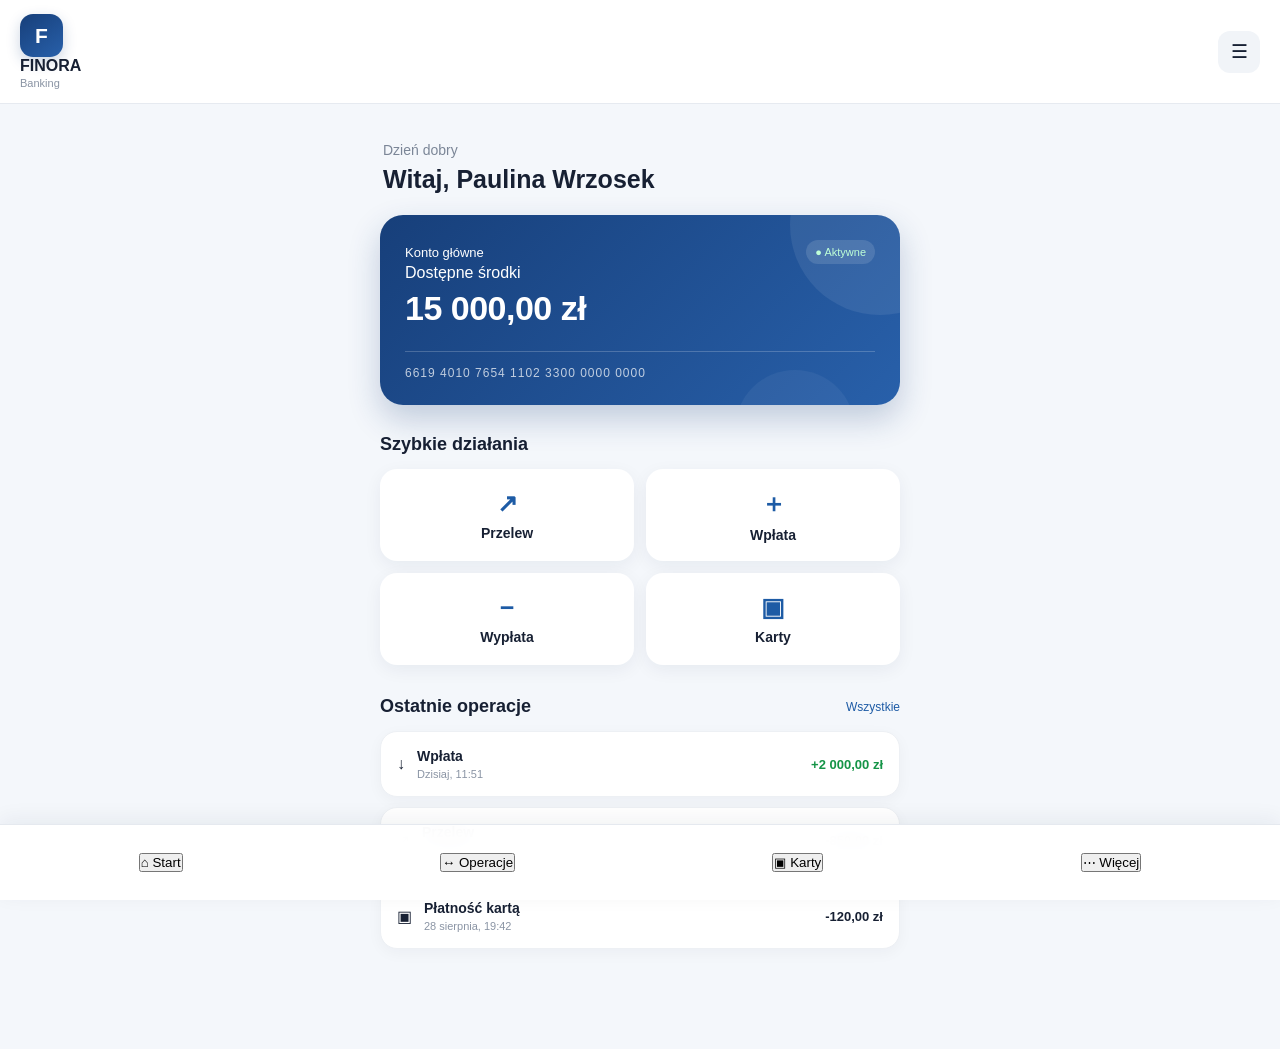
<file: index.html>
<!DOCTYPE html>
<html lang="pl">

<head>
    <meta charset="UTF-8">
    <meta name="viewport" content="width=device-width, initial-scale=1.0">
    <title>Finora Banking</title>
    <link rel="stylesheet" href="style.css">
</head>

<body>

    <header class="topbar">

        <div class="brand">
            <div class="brand-icon">F</div>

            <div>
                <strong>FINORA</strong>
                <small>Banking</small>
            </div>
        </div>

        <button class="menu-button">☰</button>

    </header>


    <main>

        <section class="welcome">

            <p>Dzień dobry</p>

            <h1>Witaj, Paulina Wrzosek</h1>

        </section>


        <section class="balance-card">

            <div class="balance-top">

                <span>Konto główne</span>

                <span class="account-status">
                    ● Aktywne
                </span>

            </div>

            <p>Dostępne środki</p>

            <h2>15 000,00 zł</h2>

            <div class="account-number">
            6619 4010 7654 1102 3300 0000 0000
            </div>

        </section>


        <section class="quick-actions">

            <h2>Szybkie działania</h2>

            <div class="actions">

                <a href="operations.html">
    <button type="button">
        <span>↗</span>
        Przelew
    </button>
</a>

                <button>
                    <span>＋</span>
                    Wpłata
                </button>

                <a href="withdrawal.html">
                    <button>
                        <span>−</span>
                        Wypłata
                    </button>
                </a>

                <button>
                    <span>▣</span>
                    Karty
                </button>

            </div>

        </section>


        <section class="transactions">

            <div class="section-title">

                <h2>Ostatnie operacje</h2>

                <span>Wszystkie</span>

            </div>


            <div class="transaction">

                <div class="transaction-icon">
                    ↓
                </div>

                <div class="transaction-info">

                    <strong>Wpłata</strong>

                    <small>Dzisiaj, 11:51</small>

                </div>

                <strong class="positive">
                    +2 000,00 zł
                </strong>

            </div>


            <div class="transaction">

                <div class="transaction-icon">
                    ↗
                </div>

                <div class="transaction-info">

                    <strong>Przelew</strong>

                    <small>Wczoraj, 15:20</small>

                </div>

                <strong>
                    -850,00 zł
                </strong>

            </div>


            <div class="transaction">

                <div class="transaction-icon">
                    ▣
                </div>

                <div class="transaction-info">

                    <strong>Płatność kartą</strong>

                    <small>28 sierpnia, 19:42</small>

                </div>

                <strong>
                    -120,00 zł
                </strong>

            </div>

        </section>

    </main>


    <nav class="bottom-navigation">

        <button>
            <span>⌂</span>
            Start
        </button>

        <button>
            <span>↔</span>
            Operacje
        </button>

        <button>
            <span>▣</span>
            Karty
        </button>

        <button>
            <span>⋯</span>
            Więcej
        </button>

    </nav>

</body>

</html>
</file>
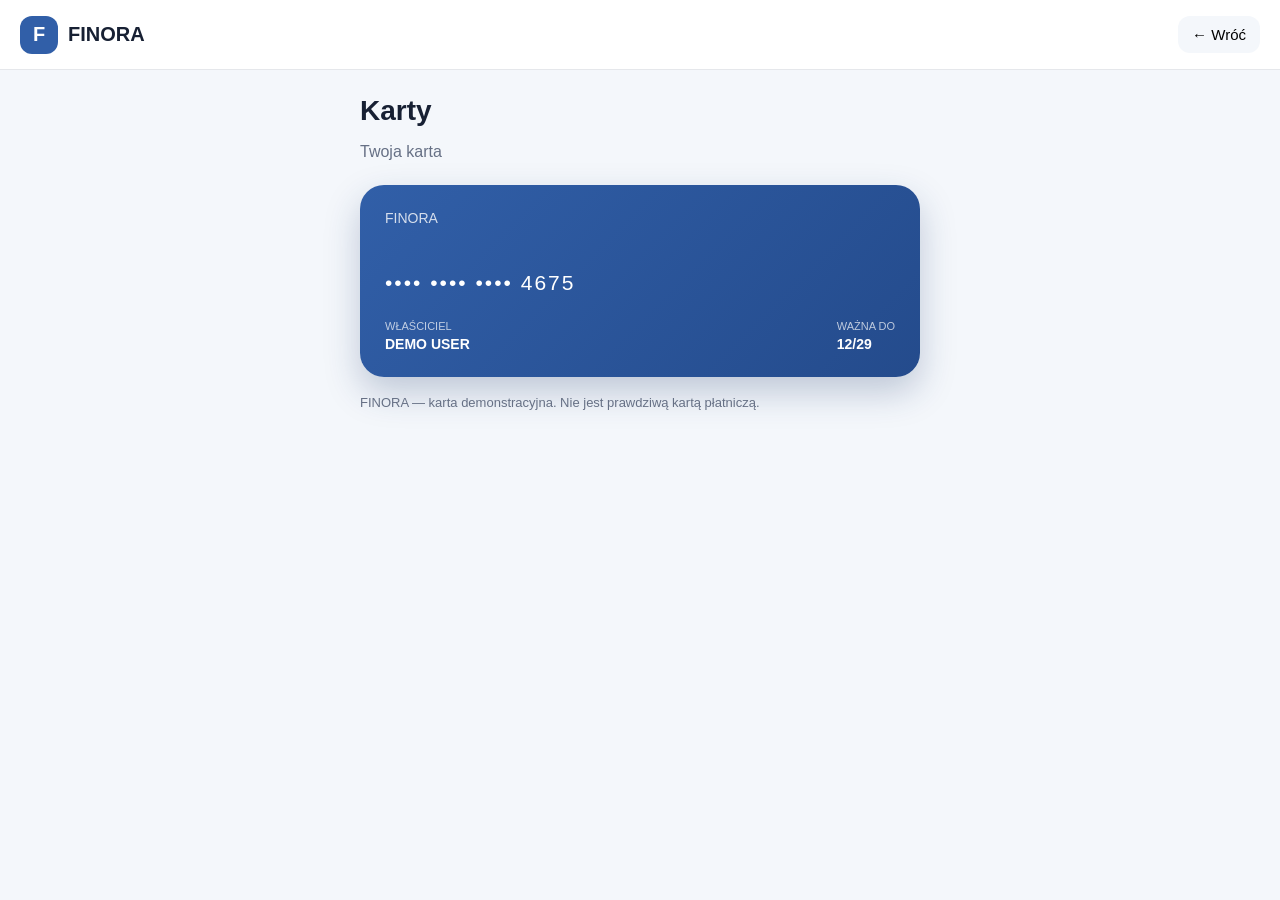
<file: cards.html>
<!DOCTYPE html>
<html lang="pl">

<head>
    <meta charset="UTF-8">
    <meta name="viewport" content="width=device-width, initial-scale=1.0">
    <title>Karty | FINORA</title>

    <style>
        * {
            box-sizing: border-box;
        }

        body {
            margin: 0;
            font-family: Arial, sans-serif;
            background: #f4f7fb;
            color: #172033;
        }

        .topbar {
            height: 70px;
            padding: 0 20px;
            background: white;
            border-bottom: 1px solid #e5e7eb;
            display: flex;
            align-items: center;
            justify-content: space-between;
        }

        .brand {
            display: flex;
            align-items: center;
            gap: 10px;
            font-size: 20px;
            font-weight: 800;
        }

        .brand-icon {
            width: 38px;
            height: 38px;
            border-radius: 12px;
            background: #315fa8;
            color: white;
            display: flex;
            align-items: center;
            justify-content: center;
        }

        .back {
            border: 0;
            background: #f4f7fb;
            border-radius: 12px;
            padding: 10px 14px;
            font-size: 15px;
        }

        .page {
            max-width: 600px;
            margin: auto;
            padding: 25px 20px 100px;
        }

        .page h1 {
            margin: 0 0 8px;
            font-size: 28px;
        }

        .subtitle {
            color: #667085;
            margin-bottom: 24px;
        }

        .card {
            padding: 25px;
            border-radius: 24px;
            background: linear-gradient(135deg, #315fa8, #244b8c);
            color: white;
            box-shadow: 0 15px 35px rgba(30,60,110,.25);
        }

        .card-name {
            font-size: 14px;
            opacity: .8;
            margin-bottom: 45px;
        }

        .card-number {
            font-size: 21px;
            letter-spacing: 2px;
            margin-bottom: 25px;
        }

        .card-bottom {
            display: flex;
            justify-content: space-between;
        }

        .label {
            font-size: 11px;
            opacity: .7;
            margin-bottom: 4px;
        }

        .value {
            font-size: 14px;
            font-weight: 700;
        }

        .demo {
            margin-top: 18px;
            color: #667085;
            font-size: 13px;
        }
    </style>
</head>

<body>

<header class="topbar">

    <div class="brand">
        <div class="brand-icon">F</div>
        <span>FINORA</span>
    </div>

    <button
        class="back"
        onclick="window.location.href='index.html'">

        ← Wróć

    </button>

</header>


<main class="page">

    <h1>Karty</h1>

    <p class="subtitle">
        Twoja karta
    </p>


    <div class="card">

        <div class="card-name">
            FINORA
        </div>

        <div class="card-number">
            •••• •••• •••• 4675
        </div>

        <div class="card-bottom">

            <div>
                <div class="label">
                    WŁAŚCICIEL
                </div>

                <div class="value">
                    DEMO USER
                </div>
            </div>

            <div>
                <div class="label">
                    WAŻNA DO
                </div>

                <div class="value">
                    12/29
                </div>
            </div>

        </div>

    </div>


    <p class="demo">
        FINORA — karta demonstracyjna. Nie jest prawdziwą kartą płatniczą.
    </p>

</main>

</body>
</html>
</file>
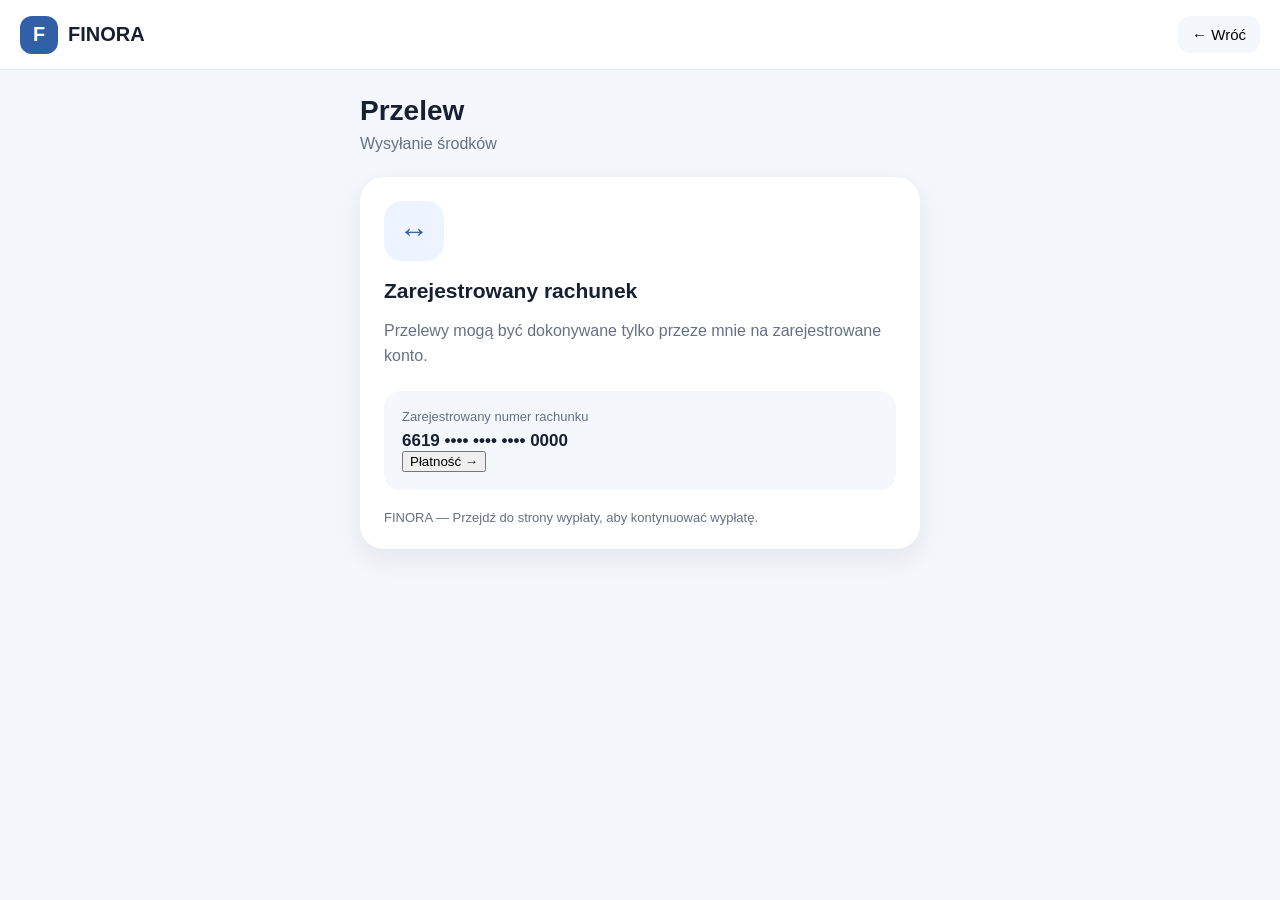
<file: operations.html>
<!DOCTYPE html>
<html lang="pl">

<head>
    <meta charset="UTF-8">
    <meta name="viewport" content="width=device-width, initial-scale=1.0">
    <title>Przelew | FINORA</title>

    <style>
        * {
            box-sizing: border-box;
        }

        body {
            margin: 0;
            font-family: Arial, sans-serif;
            background: #f4f7fb;
            color: #172033;
        }

        .topbar {
            height: 70px;
            padding: 0 20px;
            background: white;
            border-bottom: 1px solid #e5e7eb;
            display: flex;
            align-items: center;
            justify-content: space-between;
        }

        .brand {
            display: flex;
            align-items: center;
            gap: 10px;
            font-size: 20px;
            font-weight: 800;
        }

        .brand-icon {
            width: 38px;
            height: 38px;
            border-radius: 12px;
            background: #315fa8;
            color: white;
            display: flex;
            align-items: center;
            justify-content: center;
        }

        .back {
            border: 0;
            background: #f4f7fb;
            border-radius: 12px;
            padding: 10px 14px;
            font-size: 15px;
        }

        .page {
            max-width: 600px;
            margin: auto;
            padding: 25px 20px 100px;
        }

        .page h1 {
            margin: 0 0 8px;
            font-size: 28px;
        }

        .page-subtitle {
            margin: 0 0 24px;
            color: #667085;
        }

        .info-card {
            background: white;
            border-radius: 24px;
            padding: 24px;
            box-shadow: 0 10px 30px rgba(20,35,60,.08);
        }

        .info-icon {
            width: 60px;
            height: 60px;
            border-radius: 18px;
            background: #eef4ff;
            color: #315fa8;
            display: flex;
            align-items: center;
            justify-content: center;
            font-size: 30px;
            margin-bottom: 18px;
        }

        .info-card h2 {
            margin: 0 0 10px;
            font-size: 21px;
        }

        .info-card p {
            color: #667085;
            line-height: 1.55;
            margin-bottom: 22px;
        }

        .account {
            padding: 18px;
            background: #f4f7fb;
            border-radius: 16px;
            margin-bottom: 20px;
        }

        .account-label {
            font-size: 13px;
            color: #667085;
            margin-bottom: 7px;
        }

        .account-number {
            font-size: 17px;
            font-weight: 700;
            word-break: break-all;
        }

        .demo-note {
            font-size: 13px;
            color: #667085;
            margin-top: 18px;
        }
    </style>
</head>

<body>

<header class="topbar">

    <div class="brand">
        <div class="brand-icon">F</div>
        <span>FINORA</span>
    </div>

    <button
        class="back"
        type="button"
        onclick="window.location.href='index.html'">

        ← Wróć

    </button>

</header>


<main class="page">

    <h1>Przelew</h1>

    <p class="page-subtitle">
        Wysyłanie środków
    </p>


    <div class="info-card">

        <div class="info-icon">
            ↔
        </div>

        <h2>
            Zarejestrowany rachunek
        </h2>

        <p>
            Przelewy mogą być dokonywane tylko przeze mnie na zarejestrowane konto.
        </p>


        <div class="account">

            <div class="account-label">
                Zarejestrowany numer rachunku
            </div>

            <div class="account-number">
                6619 •••• •••• •••• 0000
            </div>
            <button
    type="button"
    class="next-button"
    onclick="window.location.href='withdrawal.html'">

    Płatność →

</button>

        </div>


        <div class="demo-note">
            FINORA — Przejdź do strony wypłaty, aby kontynuować wypłatę.
        </div>

    </div>

</main>

</body>
</html>
</file>
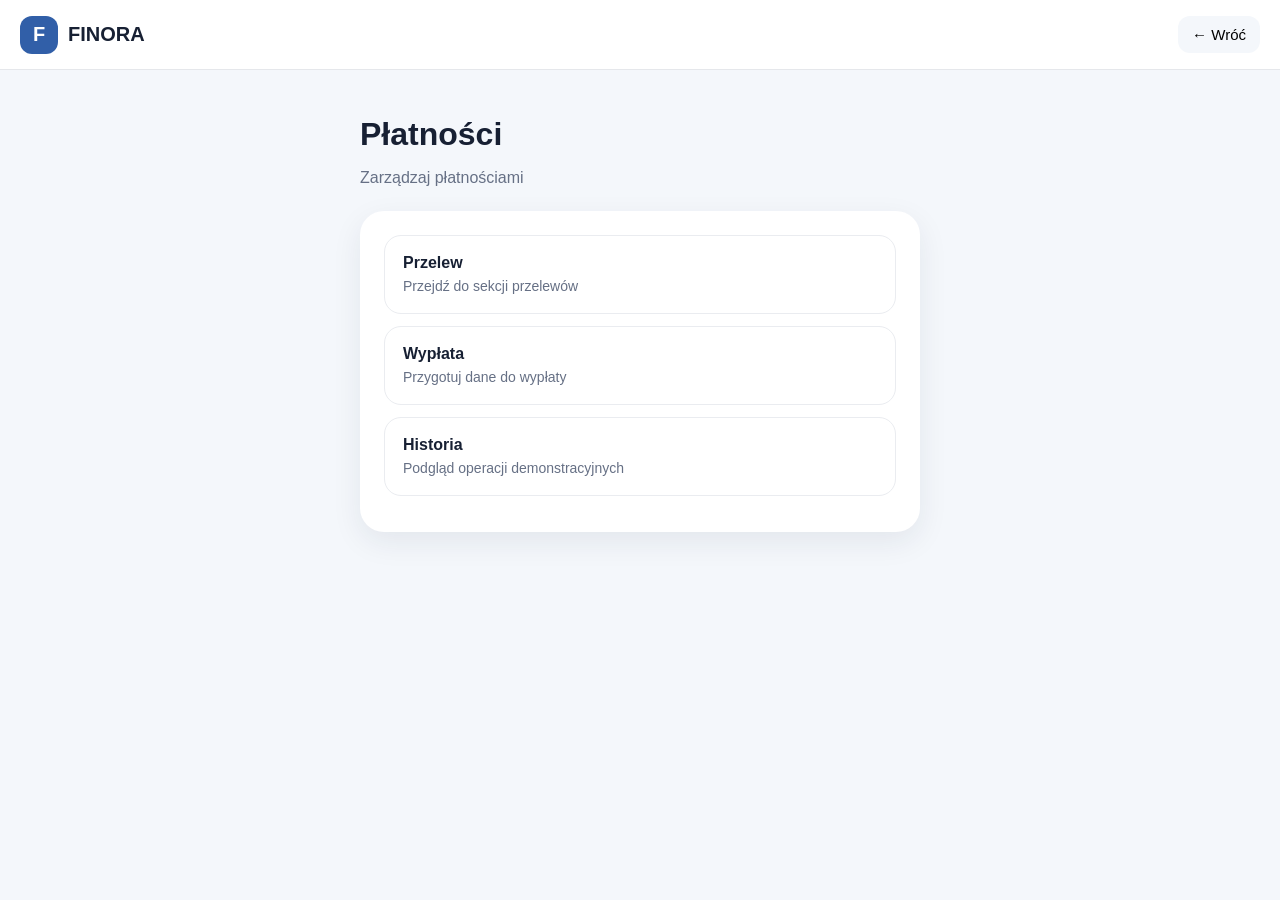
<file: payments.html>
<!DOCTYPE html>
<html lang="pl">

<head>
    <meta charset="UTF-8">
    <meta name="viewport" content="width=device-width, initial-scale=1.0">
    <title>Płatności | FINORA</title>

    <style>
        * {
            box-sizing: border-box;
        }

        body {
            margin: 0;
            font-family: Arial, sans-serif;
            background: #f4f7fb;
            color: #172033;
        }

        .topbar {
            height: 70px;
            padding: 0 20px;
            background: white;
            border-bottom: 1px solid #e5e7eb;
            display: flex;
            align-items: center;
            justify-content: space-between;
        }

        .brand {
            display: flex;
            align-items: center;
            gap: 10px;
            font-size: 20px;
            font-weight: 800;
        }

        .brand-icon {
            width: 38px;
            height: 38px;
            border-radius: 12px;
            background: #315fa8;
            color: white;
            display: flex;
            align-items: center;
            justify-content: center;
        }

        .back {
            border: 0;
            background: #f4f7fb;
            border-radius: 12px;
            padding: 10px 14px;
            font-size: 15px;
        }

        .page {
            max-width: 600px;
            margin: auto;
            padding: 25px 20px;
        }

        h1 {
            margin-bottom: 8px;
        }

        .subtitle {
            color: #667085;
            margin-bottom: 24px;
        }

        .payment-card {
            background: white;
            padding: 24px;
            border-radius: 24px;
            box-shadow: 0 10px 30px rgba(20,35,60,.08);
        }

        .payment-option {
            padding: 18px;
            border: 1px solid #eaecf0;
            border-radius: 17px;
            margin-bottom: 12px;
        }

        .payment-option strong {
            display: block;
            margin-bottom: 5px;
        }

        .payment-option span {
            color: #667085;
            font-size: 14px;
        }
    </style>
</head>

<body>

<header class="topbar">

    <div class="brand">
        <div class="brand-icon">F</div>
        <span>FINORA</span>
    </div>

    <button
        class="back"
        onclick="window.location.href='index.html'">

        ← Wróć

    </button>

</header>


<main class="page">

    <h1>Płatności</h1>

    <p class="subtitle">
        Zarządzaj płatnościami
    </p>


    <div class="payment-card">

        <div class="payment-option">
            <strong>Przelew</strong>
            <span>Przejdź do sekcji przelewów</span>
        </div>

        <div class="payment-option">
            <strong>Wypłata</strong>
            <span>Przygotuj dane do wypłaty</span>
        </div>

        <div class="payment-option">
            <strong>Historia</strong>
            <span>Podgląd operacji demonstracyjnych</span>
        </div>

    </div>

</main>

</body>
</html>
</file>
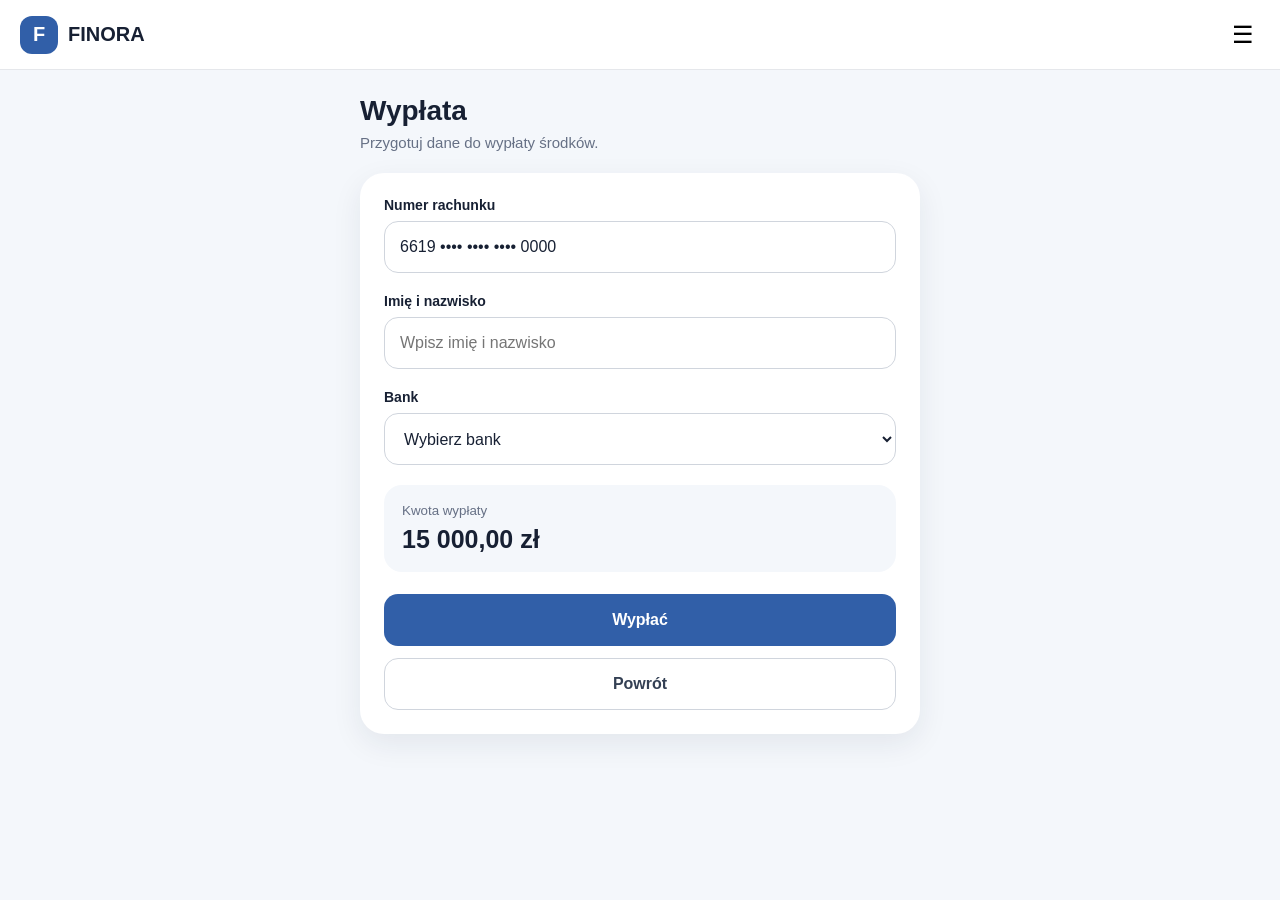
<file: withdrawal.html>
<!DOCTYPE html>
<html lang="pl">
<head>
    <meta charset="UTF-8">
    <meta name="viewport" content="width=device-width, initial-scale=1.0">
    <title>Wypłata | FINORA</title>
    <style>
        * {
            box-sizing: border-box;
        }
        body {
            margin: 0;
            font-family: Arial, sans-serif;
            background: #f4f7fb;
            color: #172033;
        }
        .topbar {
            height: 70px;
            padding: 0 20px;
            display: flex;
            align-items: center;
            justify-content: space-between;
            background: white;
            border-bottom: 1px solid #e5e7eb;
        }
        .brand {
            display: flex;
            align-items: center;
            gap: 10px;
            font-size: 20px;
            font-weight: 800;
        }
        .brand-icon {
            width: 38px;
            height: 38px;
            display: flex;
            align-items: center;
            justify-content: center;
            border-radius: 12px;
            background: #315fa8;
            color: white;
            font-weight: 800;
        }
        .menu-button {
            border: 0;
            background: transparent;
            font-size: 24px;
        }
        .page {
            padding: 25px 20px 100px;
            max-width: 600px;
            margin: auto;
        }
        .page-title {
            margin-bottom: 22px;
        }
        .page-title h1 {
            margin: 0 0 7px;
            font-size: 28px;
        }
        .page-title p {
            margin: 0;
            color: #667085;
            font-size: 15px;
        }
        .card {
            background: white;
            padding: 24px;
            border-radius: 24px;
            box-shadow: 0 10px 30px rgba(20, 35, 60, 0.08);
        }
        .field {
            margin-bottom: 20px;
        }
        .field label {
            display: block;
            margin-bottom: 8px;
            font-size: 14px;
            font-weight: 700;
        }
        .field input,
        .field select {
            width: 100%;
            height: 52px;
            padding: 0 15px;
            border: 1px solid #d0d5dd;
            border-radius: 14px;
            background: white;
            color: #172033;
            font-size: 16px;
            outline: none;
        }
        .amount {
            margin: 5px 0 22px;
            padding: 18px;
            border-radius: 18px;
            background: #f4f7fb;
        }
        .amount small {
            display: block;
            margin-bottom: 7px;
            color: #667085;
        }
        .amount strong {
            font-size: 25px;
        }
        .withdraw-button {
            width: 100%;
            height: 52px;
            border: 0;
            border-radius: 14px;
            background: #315fa8;
            color: white;
            font-size: 16px;
            font-weight: 700;
            cursor: pointer;
            display: flex;
            align-items: center;
            justify-content: center;
        }
        .back-button {
            width: 100%;
            height: 52px;
            margin-top: 12px;
            border: 1px solid #d0d5dd;
            border-radius: 14px;
            background: white;
            color: #344054;
            font-size: 16px;
            font-weight: 700;
            cursor: pointer;
        }
        /* HIDDEN POPUP CONTROL */
        #popup-toggle {
            display: none;
        }
        /* POPUP */
        .popup {
            position: fixed;
            inset: 0;
            z-index: 9999;
            display: none;
            align-items: center;
            justify-content: center;
            padding: 20px;
            background: rgba(15, 23, 42, 0.65);
        }
        #popup-toggle:checked + .popup {
            display: flex;
        }
        .popup-box {
            width: 100%;
            max-width: 400px;
            padding: 30px 24px 24px;
            background: white;
            border-radius: 24px;
            text-align: center;
            box-shadow: 0 20px 60px rgba(0, 0, 0, 0.25);
        }
        .popup-icon {
            width: 58px;
            height: 58px;
            margin: 0 auto 18px;
            border-radius: 50%;
            display: flex;
            align-items: center;
            justify-content: center;
            background: #eef4ff;
            color: #315fa8;
            font-size: 28px;
            font-weight: 800;
        }
        .popup-box h2 {
            margin: 0 0 10px;
            font-size: 22px;
        }
        .popup-box p {
            margin: 0 0 24px;
            color: #667085;
            font-size: 15px;
            line-height: 1.5;
        }
        .close-button {
            width: 100%;
            height: 50px;
            border: 0;
            border-radius: 14px;
            background: #315fa8;
            color: white;
            font-size: 16px;
            font-weight: 700;
            cursor: pointer;
            display: flex;
            align-items: center;
            justify-content: center;
        }
    </style>
</head>
<body>
    <header class="topbar">
        <div class="brand">
            <div class="brand-icon">F</div>
            <span>FINORA</span>
        </div>
        <button class="menu-button" type="button">
            ☰
        </button>
    </header>
    <main class="page">
        <div class="page-title">
            <h1>Wypłata</h1>
            <p>Przygotuj dane do wypłaty środków.</p>
        </div>
        <div class="card">
            <div class="field">
                <label for="account">
                    Numer rachunku
                </label>
                <input
                    id="account"
                    type="text"
                    value="6619 •••• •••• •••• 0000"
                    readonly>
            </div>
            <div class="field">
                <label for="name">
                    Imię i nazwisko
                </label>
                <input
                    id="name"
                    type="text"
                    placeholder="Wpisz imię i nazwisko">
            </div>
            <div class="field">
    <label for="bank">
        Bank
    </label>

    <select id="bank">

        <option value="">
            Wybierz bank
        </option>

        <option>PKO Bank Polski</option>
        <option>mBank</option>
        <option>ING Bank Śląski</option>
        <option>Santander Bank Polska</option>
        <option>Alior Bank</option>
        <option>Bank Millennium</option>
        <option>Bank Pekao</option>
        <option>Bank Pocztowy</option>
        <option>BNP Paribas Bank Polska</option>
        <option>Citi Handlowy</option>
        <option>Credit Agricole Bank Polska</option>
        <option>Deutsche Bank Polska</option>
        <option>VeloBank</option>
        <option>Nest Bank</option>
        <option>Plus Bank</option>
        <option>Bank Ochrony Środowiska (BOŚ)</option>
        <option>Volkswagen Bank</option>
        <option>Raiffeisen Digital Bank</option>
        <option>Revolut Bank</option>
        <option>TFI PZU</option>

    </select>
</div>
     
            <div class="amount">
                <small>Kwota wypłaty</small>
                <strong>15 000,00 zł</strong>
            </div>
            <!-- OPEN POPUP -->
            <label for="popup-toggle" class="withdraw-button">
                Wypłać
            </label>
            <button
                type="button"
                class="back-button"
                onclick="window.location.href='index.html'">
                Powrót
            </button>
        </div>
    </main>
    <!-- POPUP -->
    <input type="checkbox" id="popup-toggle">
    <div class="popup">
        <div class="popup-box">
            <div class="popup-icon">
                ✓
            </div>
            <h2>
                Przetwarzanie wypłaty
            </h2>
            <p>
                Szczegóły wypłaty zostały zweryfikowane.
                Proszę zapłacić 1 065,00 zł, aby w pełni przetworzyć wypłatę.
            </p>
            <label for="popup-toggle" class="close-button">
                Zamknij
            </label>
        </div>
    </div>
</body>
</html>
</file>
<file: style.css>
* {
    box-sizing: border-box;
    margin: 0;
    padding: 0;
}

html {
    width: 100%;
    min-height: 100%;
}

body {
    min-height: 100vh;
    background: #f4f7fb;
    color: #172033;
    font-family: Arial, Helvetica, sans-serif;
    padding-bottom: 90px;
}

button {
    font-family: inherit;
    cursor: pointer;
}

.topbar {
    width: 100%;
    background: rgba(255, 255, 255, 0.97);
    border-bottom: 1px solid #e6eaf0;
    padding: 14px 20px;
    display: flex;
    align-items: center;
    justify-content: space-between;
    position: sticky;
    top: 0;
    z-index: 20;
    backdrop-filter: blur(12px);
}
}

.brand {
    display: flex;
    align-items: center;
    gap: 11px;
}

.brand-icon {
    width: 43px;
    height: 43px;
    border-radius: 13px;
    background: linear-gradient(145deg, #173f7a, #2860aa);
    color: #ffffff;
    display: flex;
    align-items: center;
    justify-content: center;
    font-size: 21px;
    font-weight: 700;
    box-shadow: 0 5px 14px rgba(23, 63, 122, 0.22);
}
}

.brand strong {
    display: block;
    font-size: 17px;
    letter-spacing: 1px;
}

.brand small {
    display: block;
    margin-top: 2px;
    color: #8993a3;
    font-size: 11px;
}

.menu-button {
    width: 42px;
    height: 42px;
    border: 0;
    border-radius: 12px;
    background: #f1f4f8;
    color: #172033;
    font-size: 19px;
}

main {
    width: 92%;
    max-width: 520px;
    margin: 0 auto;
}

.welcome {
    padding: 28px 3px 20px;
}

.welcome p {
    color: #7b8697;
    font-size: 14px;
    margin-bottom: 6px;
}

.welcome h1 {
    font-size: 25px;
    line-height: 1.25;
}

.balance-card {
    position: relative;
    overflow: hidden;
    color: #ffffff;
    background: linear-gradient(135deg, #173f7a, #2860aa);
    border-radius: 23px;
    padding: 25px;
    box-shadow: 0 14px 32px rgba(23, 63, 122, 0.24);
}

.balance-card::after {
    content: "";
    position: absolute;
    width: 180px;
    height: 180px;
    right: -70px;
    top: -80px;
    border-radius: 50%;
    background: rgba(255, 255, 255, 0.08);
}

.balance-card::before {
    content: "";
    position: absolute;
    width: 120px;
    height: 120px;
    right: 45px;
    bottom: -85px;
    border-radius: 50%;
    background: rgba(255, 255, 255, 0.05);
}
}
@keyframes pageFadeIn {
    from {
        opacity: 0;
        transform: translateY(8px);
    }

    to {
        opacity: 1;
        transform: translateY(0);
    }
}

main {
    animation: pageFadeIn 0.45s ease-out;
}
.balance-top {
    display: flex;
    align-items: center;
    justify-content: space-between;
    font-size: 13px;
}

.account-status {
    display: inline-flex;
    align-items: center;
    gap: 5px;
    padding: 6px 9px;
    border-radius: 20px;
    background: rgba(255, 255, 255, 0.12);
    color: #b9ffd3;
    font-size: 11px;
    white-space: nowrap;
}
}

.balance-card p {
    margin-top: 31px;
    color: rgba(255, 255, 255, 0.75);
    font-size: 13px;
}

.balance-card h2 {
    margin-top: 7px;
    font-size: 34px;
    letter-spacing: -0.5px;
}

.account-number {
    margin-top: 23px;
    padding-top: 14px;
    border-top: 1px solid rgba(255, 255, 255, 0.2);
    color: rgba(255, 255, 255, 0.72);
    font-size: 12px;
    letter-spacing: 1px;
}

.quick-actions {
    margin-top: 29px;
}

.quick-actions h2,
.transactions h2 {
    font-size: 18px;
}

.actions {
    display: grid;
    grid-template-columns: 1fr 1fr;
    gap: 12px;
    margin-top: 14px;
}

.actions a {
    text-decoration: none;
}

.actions button {
    width: 100%;
    min-height: 92px;
    border: 0;
    border-radius: 17px;
    background: #ffffff;
    color: #172033;
    font-size: 14px;
    font-weight: 700;
    box-shadow: 0 5px 18px rgba(20, 35, 60, 0.06);
    transition: transform 0.15s ease, box-shadow 0.15s ease;
}

.actions button:active {
    transform: scale(0.97);
}

.actions span {
    display: block;
    margin-bottom: 7px;
    color: #1d5ba5;
    font-size: 25px;
}

.transactions {
    margin-top: 31px;
}

.section-title {
    display: flex;
    align-items: center;
    justify-content: space-between;
    margin-bottom: 14px;
}

.section-title span {
    color: #1d5ba5;
    font-size: 12px;
}

.transaction {
    display: flex;
    align-items: center;
    gap: 12px;
    margin-bottom: 10px;
    padding: 16px;
    border-radius: 17px;
    background: #ffffff;
    border: 1px solid #edf0f4;
    box-shadow: 0 4px 15px rgba(20, 35, 60, 0.04);
    transition: transform 0.15s ease, box-shadow 0.15s ease;
}

.transaction:hover {
    transform: translateY(-1px);
    box-shadow: 0 7px 20px rgba(20, 35, 60, 0.07);
}
}

.transaction-icon {
    width: 41px;
    height: 41px;
    flex: 0 0 41px;
    border-radius: 12px;
    background: #edf4ff;
    color: #1d5ba5;
    display: flex;
    align-items: center;
    justify-content: center;
    font-size: 19px;
}

.transaction-info {
    flex: 1;
    min-width: 0;
}

.transaction-info strong {
    display: block;
    font-size: 14px;
}

.transaction-info small {
    display: block;
    margin-top: 4px;
    color: #8a94a4;
    font-size: 11px;
}

.transaction > strong {
    font-size: 13px;
    white-space: nowrap;
}

.positive {
    color: #159447;
}

.bottom-navigation {
    position: fixed;
    z-index: 10;
    right: 0;
    bottom: 0;
    left: 0;
    height: 76px;
    padding: 6px 10px;
    background: rgba(255, 255, 255, 0.96);
    border-top: 1px solid #e5e9ef;
    display: flex;
    align-items: center;
    justify-content: space-around;
    box-shadow: 0 -5px 20px rgba(20, 35, 60, 0.06);
    backdrop-filter: blur(12px);
}
}

.bottom-navigation button {
    min-width: 65px;
    padding: 7px 10px;
    border: 0;
    border-radius: 12px;
    background: transparent;
    color: #7d8797;
    font-size: 11px;
    transition: background 0.15s ease, color 0.15s ease;
}
}

.bottom-navigation button:first-child {
    background: #edf4ff;
    color: #1d5ba5;
}
}

.bottom-navigation span {
    display: block;
    margin-bottom: 4px;
    font-size: 20px;
}

@media (min-width: 600px) {
    main {
        margin-top: 10px;
    }
}
.form-card {
    margin-top: 14px;
    padding: 20px;
    background: #ffffff;
    border-radius: 20px;
    box-shadow: 0 5px 18px rgba(20, 35, 60, 0.06);
}

.form-card label {
    display: block;
    margin: 0 0 8px;
    color: #536071;
    font-size: 13px;
    font-weight: 700;
}

.form-card input,
.form-card select {
    width: 100%;
    height: 50px;
    margin-bottom: 20px;
    padding: 0 14px;
    border: 1px solid #dce2ea;
    border-radius: 12px;
    background: #f8fafc;
    color: #172033;
    font-family: inherit;
    font-size: 14px;
    outline: none;
}

.form-card input:focus,
.form-card select:focus {
    border-color: #1d5ba5;
    background: #ffffff;
}

.form-card input[readonly] {
    color: #7d8797;
    cursor: not-allowed;
}

.withdraw-button,
.back-button {
    width: 100%;
    height: 50px;
    border: 0;
    border-radius: 13px;
    font-size: 15px;
    font-weight: 700;
}

.withdraw-button {
    background: #1d5ba5;
    color: #ffffff;
    margin-top: 2px;
    transition: transform 0.15s ease, box-shadow 0.15s ease;
}

.withdraw-button:hover {
    box-shadow: 0 6px 18px rgba(29, 91, 165, 0.25);
    transform: translateY(-1px);
}
}

.withdraw-button:active,
.back-button:active {
    transform: scale(0.98);
}

.back-button {
    margin-top: 10px;
    background: #eef2f7;
    color: #344054;
}
/* Popup overlay */
.popup {
    display: none;
    position: fixed;
    inset: 0;
    z-index: 9999;
    align-items: center;
    justify-content: center;
    padding: 20px;
    background: rgba(0, 0, 0, 0.55);
}

/* Popup box */
.popup-box {
    width: 100%;
    max-width: 430px;
    padding: 32px 24px;
    background: #ffffff;
    border-radius: 24px;
    box-shadow: 0 20px 60px rgba(0, 0, 0, 0.25);
    text-align: center;
    box-sizing: border-box;
}

/* Popup text */
.popup-text {
    margin: 0 0 16px;
    font-size: 22px;
    font-weight: 700;
    line-height: 1.4;
    color: #172033;
}

.popup-subtext {
    margin: 0 0 24px;
    font-size: 16px;
    line-height: 1.5;
    color: #667085;
}

/* Close button */
.close-btn {
    width: 100%;
    padding: 14px 20px;
    border: 0;
    border-radius: 14px;
    background: #315fa8;
    color: white;
    font-size: 16px;
    font-weight: 700;
    cursor: pointer;
}
</file>
